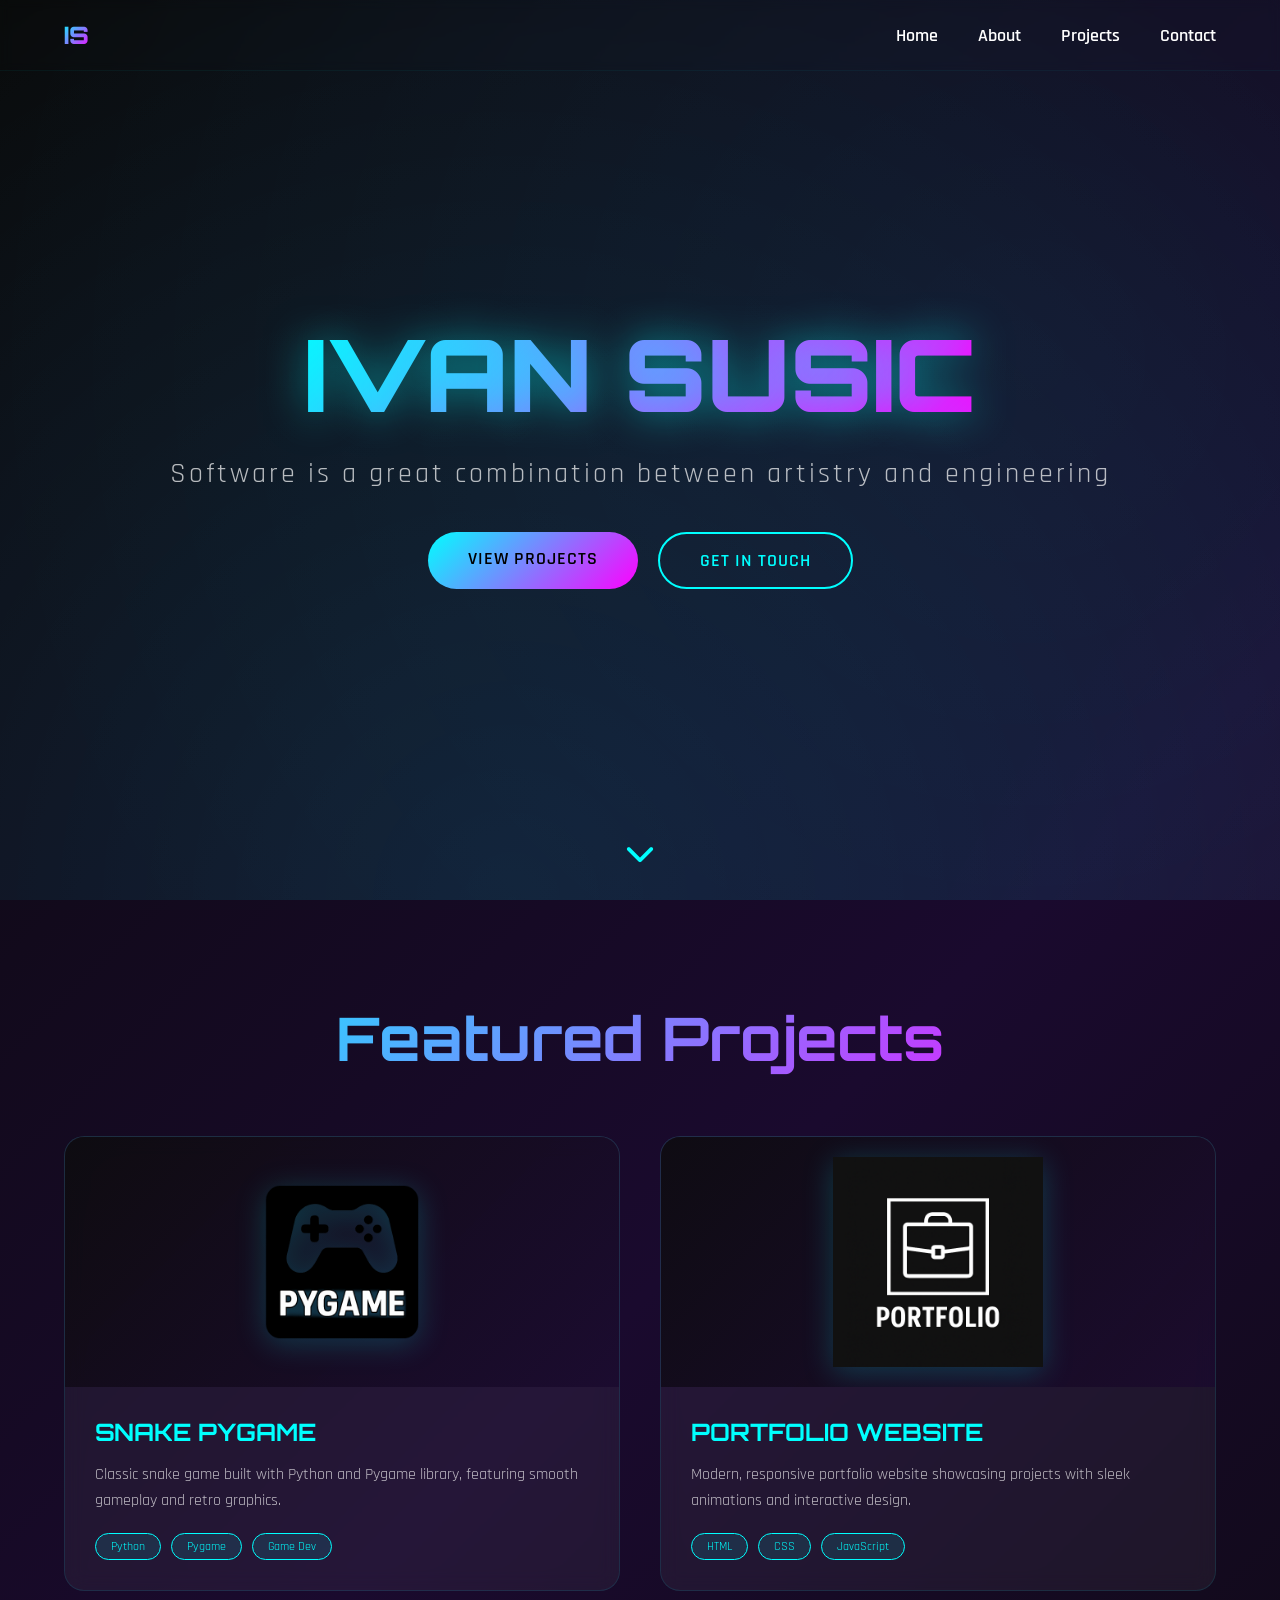
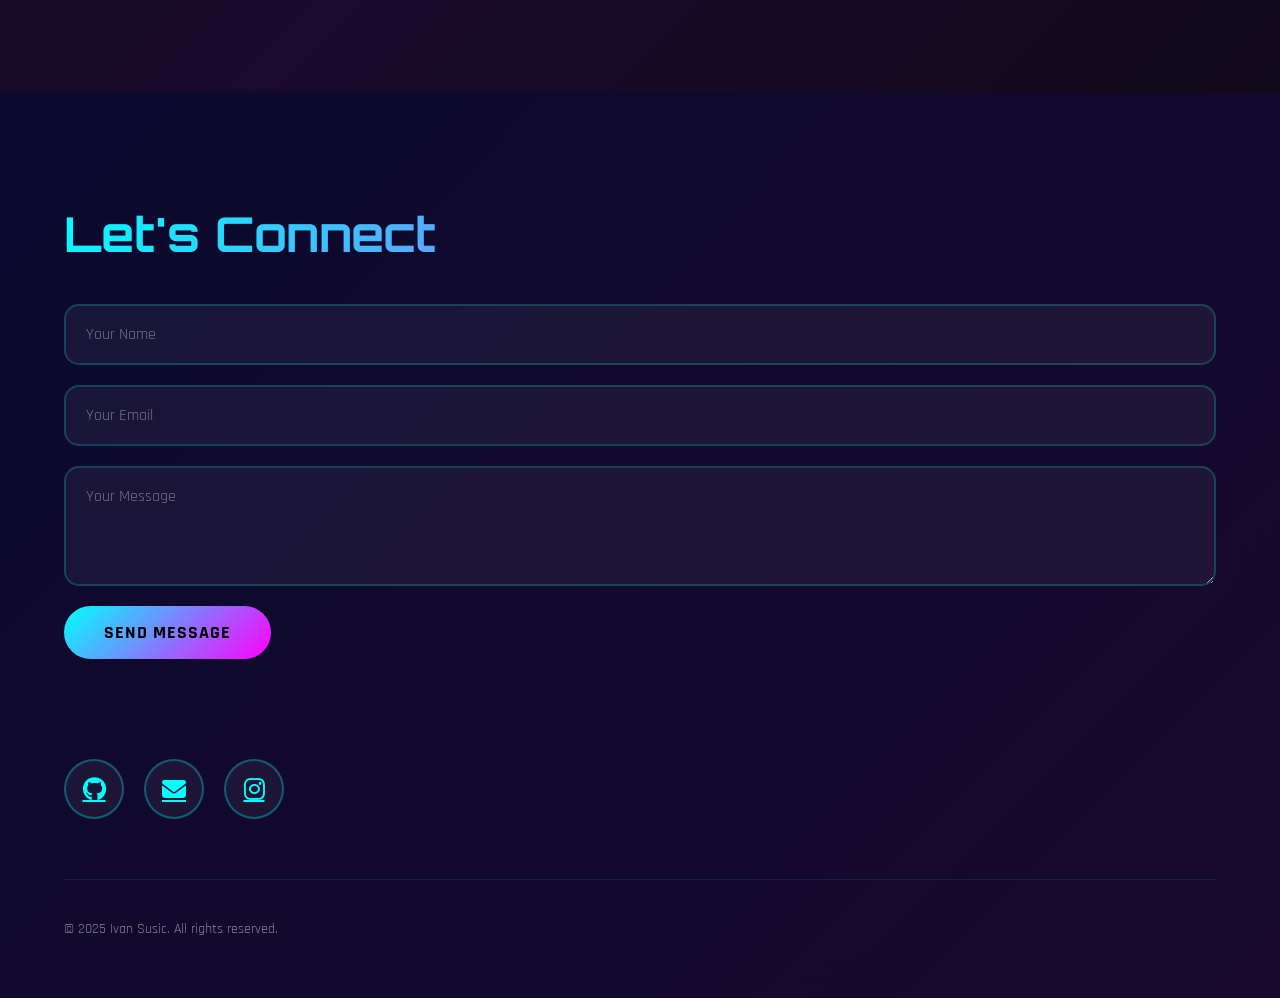
<file: index.html>
<!DOCTYPE html>
<html lang="en">
<head>
  <meta charset="UTF-8">
  <meta name="viewport" content="width=device-width, initial-scale=1.0">
  <link href="https://fonts.googleapis.com/css2?family=Orbitron:wght@400;700;900&family=Rajdhani:wght@300;400;600&display=swap" rel="stylesheet">
  <link rel="stylesheet" href="https://cdnjs.cloudflare.com/ajax/libs/font-awesome/6.5.0/css/all.min.css">
  <link rel="stylesheet" href="style.css">
  <title>Ivan Susic - Portfolio</title>
</head>
<body>
  <!-- Animated Background -->
  <div class="animated-bg"></div>

  <!-- Navigation -->
  <nav id="nav">
    <div class="logo">IS</div>
    <ul class="nav-links" id="navLinks">
      <li><a href="#hero">Home</a></li>
      <li><a href="#" class="about-link">About</a></li>
      <li><a href="#projects">Projects</a></li>
      <li><a href="#" class="contact-link">Contact</a></li>
    </ul>
    <div class="hamburger" id="hamburger">
      <span></span>
      <span></span>
      <span></span>
    </div>
  </nav>

  <!-- Hero Section -->
  <section class="hero" id="hero">
    <h1 class="fade-in">IVAN SUSIC</h1>
    <p class="fade-in" style="animation-delay: 0.2s;">Software is a great combination between artistry and engineering</p>
    <div class="cta-buttons fade-in" style="animation-delay: 0.4s;">
      <a href="#projects" class="btn btn-primary">View Projects</a>
      <a href="#" class="btn btn-secondary contact-link">Get In Touch</a>
    </div>
    <div class="scroll-indicator">
      <i class="fas fa-chevron-down"></i>
    </div>
  </section>

  <!-- About Section (Overlay) -->
  <section class="about-section" id="about">
    <span class="close-btn" id="closeAbout">&times;</span>
    <div class="about-content">
      <h2 class="section-title">About Me</h2>
      <p>Hi! My name is Ivan Susic, and I'm currently a second-year university student with a strong passion for programming and building my own applications. So far, I've completed two projects: this portfolio website and a game I developed using Python and the Pygame library. I'm genuinely fascinated by programming, creating software from scratch, and solving challenging problems. Lately, I've been especially interested in machine learning and AI, exploring how intelligent systems can learn, adapt, and improve. In my free time, I enjoy experimenting with new technologies, learning frameworks, and constantly improving my skills to bring innovative ideas to life. I'm excited to continue developing my knowledge, building projects that combine creativity and functionality, and exploring opportunities to contribute to real-world applications.</p>
    </div>
  </section>
  <div class="projects-bg-color">
  
    <div class="bg-color">
      
    </div>
  </div>
    
  <!-- Projects Section -->
  <section class="projects" id="projects">
    <h2 class="section-title">Featured Projects</h2>
    <div class="projects-grid">
      <div class="project-card">
        <div class="project-image-container">
          <img src="slike/pygame_3.png" alt="Snake Game" class="project-image" onerror="this.style.background='linear-gradient(135deg, #667eea 0%, #764ba2 100%)'">
        </div>
        <div class="project-info">
          <h3>SNAKE PYGAME</h3>
          <p>Classic snake game built with Python and Pygame library, featuring smooth gameplay and retro graphics.</p>
          <div class="project-tags">
            <span class="tag">Python</span>
            <span class="tag">Pygame</span>
            <span class="tag">Game Dev</span>
          </div>
        </div>
      </div>
      <div class="project-card">
        <div class="project-image-container">
          <img src="slike/projekt_2.png" alt="Portfolio Website" class="project-image" onerror="this.style.background='linear-gradient(135deg, #f093fb 0%, #f5576c 100%)'">
        </div>
        <div class="project-info">
          <h3>PORTFOLIO WEBSITE</h3>
          <p>Modern, responsive portfolio website showcasing projects with sleek animations and interactive design.</p>
          <div class="project-tags">
            <span class="tag">HTML</span>
            <span class="tag">CSS</span>
            <span class="tag">JavaScript</span>
          </div>
        </div>
      </div>
    </div>
  </section>

  <!-- Contact Section (Overlay) -->
  <section class="contact-section" id="contact">
    <span class="close-btn" id="closeContact">&times;</span>
    <div class="contact-content">
      <h2>Let's Connect</h2>
      <div class="social-links">
        <a href="https://github.com/susic04" target="_blank" title="GitHub">
          <i class="fab fa-github"></i>
        </a>
        <a href="mailto:ivansusic6@gmail.com" title="Email">
          <i class="fas fa-envelope"></i>
        </a>
        <a href="https://instagram.com/susic04_" target="_blank" title="Instagram">
          <i class="fab fa-instagram"></i>
        </a>
      </div>
    </div>
  </section>
  <section class="skills">
    
  </section>
  <footer class="footer">
  <div class="footer-container">
    
    <div class="footer-right">
      <h3 class="contact-info">Let's Connect</h3>
      <form class="kontakt-div">
        <input type="text" class="name" placeholder="Your Name" required>
        <input type="email" class="email" placeholder="Your Email" required>
        <textarea class="textarea" placeholder="Your Message" required></textarea>
        <button type="submit" class="submit-btn">Send Message</button>
      </form>
    </div>
    <!-- Left Side -->
    <div class="footer-left">
      <div class="footer-social">
        <a href="https://github.com/susic04" target="_blank" title="GitHub">
          <i class="fab fa-github"></i>
        </a>
        <a href="mailto:ivansusic6@gmail.com" title="Email">
          <i class="fas fa-envelope"></i>
        </a>
        <a href="https://instagram.com/susic04_" target="_blank" title="Instagram">
          <i class="fab fa-instagram"></i>
        </a>
      </div>
    </div>
  </div>

  <!-- Footer Bottom -->
  <div class="footer-bottom">
    <p class="footer-copyright">© 2025 Ivan Susic. All rights reserved.</p>
    
  </div>
</footer>

  <script src="script.js"></script>
</body>
</html>
</file>
<file: style.css>
* {
  margin: 0;
  padding: 0;
  box-sizing: border-box;
}

:root {
  --primary: #00ffff;
  --secondary: #ff00ff;
  --dark: #0a0a0a;
  --card-bg: rgba(255, 255, 255, 0.05);
}

html {
  scroll-behavior: smooth;
}

body {
  font-family: 'Rajdhani', sans-serif;
  background: linear-gradient(135deg, #0a0a0a 0%, #1a0a2e 50%, #0a0a0a 100%);
  color: #fff;
  overflow-x: hidden;
  position: relative;
}

/* Animated Background */
.animated-bg {
  position: fixed;
  top: 0;
  left: 0;
  width: 100%;
  height: 100%;
  z-index: -1;
  overflow: hidden;
}

.animated-bg::before {
  content: '';
  position: absolute;
  width: 200%;
  height: 200%;
  background: 
    radial-gradient(circle at 20% 50%, rgba(0, 255, 255, 0.1) 0%, transparent 50%),
    radial-gradient(circle at 80% 80%, rgba(255, 0, 255, 0.1) 0%, transparent 50%),
    radial-gradient(circle at 40% 20%, rgba(0, 255, 255, 0.05) 0%, transparent 50%);
  animation: bgMove 5s ease-in-out infinite;
}

@keyframes bgMove {
  0%, 100% { transform: translate(0, 0); }
  50% { transform: translate(-50px, -50px); }
}

/* Navigation */
nav {
  position: fixed;
  top: 0;
  width: 100%;
  padding: 20px 5%;
  display: flex;
  justify-content: space-between;
  align-items: center;
  z-index: 1000;
  backdrop-filter: blur(5px);
  background: transparent; /* Potpuno prozirna */
  border-bottom: 1px solid rgba(0, 255, 255, 0.05);
  transition: all 0.3s ease;
}

nav.scrolled {
  padding: 15px 5%;

  backdrop-filter: blur(10px);
}

.logo {
  font-family: 'Orbitron', sans-serif;
  font-size: 24px;
  font-weight: 900;
  background: linear-gradient(135deg, var(--primary), var(--secondary));
  -webkit-background-clip: text;
  -webkit-text-fill-color: transparent;
  background-clip: text;
}

.nav-links {
  display: flex;
  gap: 40px;
  list-style: none;
}

.nav-links a {
  color: #fff;
  text-decoration: none;
  font-size: 18px;
  font-weight: 600;
  position: relative;
  transition: color 0.3s ease;
}

.nav-links a::after {
  content: '';
  position: absolute;
  bottom: -5px;
  left: 0;
  width: 0;
  height: 2px;
  background: linear-gradient(90deg, var(--primary), var(--secondary));
  transition: width 0.3s ease;
}

.nav-links a:hover {
  color: var(--primary);
}

.nav-links a:hover::after {
  width: 100%;
}

/* Mobile Menu */
.hamburger {
  display: none;
  flex-direction: column;
  cursor: pointer;
  gap: 5px;
}

.hamburger span {
  width: 30px;
  height: 3px;
  background: var(--primary);
  transition: all 0.3s ease;
}

/* Hero Section */
.hero {
  min-height: 100vh;
  display: flex;
  flex-direction: column;
  justify-content: center;
  align-items: center;
  text-align: center;
  padding: 0 20px;
  position: relative;
}

.hero h1 {
  font-family: 'Orbitron', sans-serif;
  font-size: clamp(40px, 8vw, 100px);
  font-weight: 900;
  margin-bottom: 20px;
  background: linear-gradient(135deg, #00ffff, #ff00ff, #00ffff);
  background-size: 200% auto;
  -webkit-background-clip: text;
  -webkit-text-fill-color: transparent;
  background-clip: text;
  animation: gradientShift 3s ease infinite;
  text-shadow: 0 0 40px rgba(0, 255, 255, 0.5);
}

@keyframes gradientShift {
  0%, 100% { background-position: 0% 50%; }
  50% { background-position: 100% 50%; }
}

.hero p {
  font-size: clamp(18px, 3vw, 28px);
  color: rgba(255, 255, 255, 0.7);
  margin-bottom: 40px;
  letter-spacing: 3px;
}

.cta-buttons {
  display: flex;
  gap: 20px;
  flex-wrap: wrap;
  justify-content: center;
}

.btn {
  padding: 15px 40px;
  font-size: 18px;
  font-weight: 600;
  text-decoration: none;
  border-radius: 50px;
  transition: all 0.3s ease;
  position: relative;
  overflow: hidden;
  text-transform: uppercase;
  letter-spacing: 1px;
}

.btn-primary {
  background: linear-gradient(135deg, var(--primary), var(--secondary));
  color: #000;
  border: none;
}

.btn-primary::before {
  content: '';
  position: absolute;
  top: 0;
  left: -100%;
  width: 100%;
  height: 100%;
  background: rgba(255, 255, 255, 0.2);
  transition: left 0.3s ease;
}

.btn-primary:hover::before {
  left: 100%;
}

.btn-secondary {
  background: transparent;
  color: var(--primary);
  border: 2px solid var(--primary);
}

.btn-secondary:hover {
  background: var(--primary);
  color: #000;
  box-shadow: 0 0 20px var(--primary);
}

.scroll-indicator {
  position: absolute;
  bottom: 30px;
  left: 50%;
  transform: translateX(-50%);
  animation: bounce 2s infinite;
}

.scroll-indicator i {
  font-size: 30px;
  color: var(--primary);
}

@keyframes bounce {
  0%, 100% { transform: translate(-50%, 0); }
  50% { transform: translate(-50%, 10px); }
}

/* About Section */
.about-section {
  padding: 100px 5%;
  display: none;
  position: fixed;
  top: 0;
  left: 0;
  width: 100%;
  height: 100%;
  background: rgba(0, 0, 0, 0.95);
  backdrop-filter: blur(10px);
  z-index: 2000; /* 🔼 povecaj sloj da bude iznad svega */
  justify-content: center;
  align-items: center;
  opacity: 1; /* privremeno za test */
}

.about-section.active {
  display: flex;
  opacity: 1;
}

.about-content {
  max-width: 800px;
  padding: 40px;
  background: var(--card-bg);
  border-radius: 20px;
  border: 1px solid rgba(0, 255, 255, 0.2);
  backdrop-filter: blur(10px);
  box-shadow: 0 20px 60px rgba(0, 255, 255, 0.3);
}

.about-content p {
  font-size: 20px;
  line-height: 1.8;
  color: rgba(255, 255, 255, 0.9);
}

.close-btn {
  position: fixed; /* 🔼 fiksiraj da ne zavisi od .about-content */
  top: 30px;
  right: 30px;
  font-size: 40px;
  color: #00ffff; /* direktno umjesto varijable, da testiraš */
  cursor: pointer;
  z-index: 3000; /* 🔼 iznad svih drugih elemenata */
  background: none;
}

.close-btn:hover {
  transform: rotate(90deg);
}



/* Projects Section */
.projects {
  padding: 100px 5%;
  background: transparent;
}

.section-title {
  text-align: center;
  font-family: 'Orbitron', sans-serif;
  font-size: clamp(32px, 5vw, 60px);
  margin-bottom: 60px;
  background: linear-gradient(135deg, var(--primary), var(--secondary));
  -webkit-background-clip: text;
  -webkit-text-fill-color: transparent;
  background-clip: text;
}

.projects-grid {
  display: grid;
  grid-template-columns: repeat(auto-fit, minmax(300px, 1fr));
  gap: 40px;
  max-width: 1400px;
  margin: 0 auto;
}

.project-card {
  background: var(--card-bg);
  border-radius: 20px;
  overflow: hidden;
  border: 1px solid rgba(0, 255, 255, 0.1);
  transition: all 0.5s ease;
  position: relative;
  backdrop-filter: blur(10px);
  display: flex;
  flex-direction: column;
}

.project-card::before {
  content: '';
  position: absolute;
  top: 0;
  left: -100%;
  width: 100%;
  height: 100%;
  background: linear-gradient(90deg, transparent, rgba(0, 255, 255, 0.1), transparent);
  transition: left 0.6s ease;
  z-index: 1;
}

.project-card:hover::before {
  left: 100%;
}

.project-card:hover {
  transform: translateY(-10px) scale(1.02);
  border-color: var(--primary);
  box-shadow: 0 20px 60px rgba(0, 255, 255, 0.4);
}

/* FIKSIRANJE SLIKA - NOVI DIO */
.project-image-container {
  width: 100%;
  height: 250px;
  display: flex;
  align-items: center;
  justify-content: center;
  background: linear-gradient(135deg, rgba(10, 10, 10, 0.8), rgba(26, 10, 46, 0.8));
  padding: 20px;
  overflow: hidden;
}

.project-image {
  width: 100%;
  height: 100%;
  object-fit: contain;
  transition: transform 0.5s ease;
  filter: drop-shadow(0 5px 15px rgba(0, 255, 255, 0.2));
}

.project-card:hover .project-image {
  transform: scale(1.05);
}

.project-info {
  padding: 30px;
  flex: 1;
  display: flex;
  flex-direction: column;
}

.project-info h3 {
  font-family: 'Orbitron', sans-serif;
  font-size: 24px;
  margin-bottom: 15px;
  color: var(--primary);
}

.project-info p {
  color: rgba(255, 255, 255, 0.7);
  line-height: 1.6;
  margin-bottom: 20px;
  flex: 1;
}

.project-tags {
  display: flex;
  gap: 10px;
  flex-wrap: wrap;
  margin-top: auto;
}

.tag {
  padding: 5px 15px;
  background: rgba(0, 255, 255, 0.1);
  border: 1px solid var(--primary);
  border-radius: 20px;
  font-size: 12px;
  color: var(--primary);
}
/* Footer section */
.footer{
  background: linear-gradient(135deg, rgba(10, 10, 46, 0.95), rgba(26, 10, 46, 0.95));
  backdrop-filter: blur(20px);
  padding: 100px 5% 60px 5%;
  border-top: 2px solid transparent;
  background-clip: padding-box;
  position: relative;
  width: 100%;
  box-sizing: border-box;
  overflow: hidden;
}

.footer::before {
  content: '';
  position: absolute;
  top: -2px;
  left: 0;
  width: 100%;
  height: 2px;
  background: linear-gradient(90deg, transparent, var(--primary), var(--secondary), transparent);
  animation: borderGlow 3s ease-in-out infinite;
}

.footer::after {
  content: '';
  position: absolute;
  top: 0;
  left: -100%;
  width: 100%;
  height: 100%;
  background: linear-gradient(90deg, transparent, rgba(0, 255, 255, 0.05), transparent);
  animation: footerShine 8s ease-in-out infinite;
}

@keyframes borderGlow {
  0%, 100% { opacity: 0.5; }
  50% { opacity: 1; }
}

@keyframes footerShine {
  0% { left: -100%; }
  50%, 100% { left: 200%; }
}

.footer-container {
  max-width: 1400px;
  margin: 0 auto;
  display: flex;
  flex-direction: column;
  grid-template-columns: 1fr 1fr;
  gap: 80px;
  position: relative;
  z-index: 1;
  margin-bottom: 60px;
}

.footer-left {
  display: flex;
  flex-direction: column;
  gap: 20px;
}



@keyframes textPulse {
  0%, 100% { filter: drop-shadow(0 0 10px rgba(0, 255, 255, 0.5)); }
  50% { filter: drop-shadow(0 0 20px rgba(0, 255, 255, 0.8)); }
}

.footer-description {
  font-size: 18px;
  color: rgba(255, 255, 255, 0.7);
  line-height: 1.8;
  max-width: 500px;
}

.footer-social {
  display: flex;
  gap: 20px;
  margin-top: 20px;
}

.footer-social a {
  width: 60px;
  height: 60px;
  display: flex;
  align-items: center;
  justify-content: center;
  background: var(--card-bg);
  border: 2px solid rgba(0, 255, 255, 0.3);
  border-radius: 50%;
  color: var(--primary);
  font-size: 24px;
  transition: all 0.4s ease;
  position: relative;
  overflow: hidden;
}

.footer-social a::before {
  content: '';
  position: absolute;
  top: 50%;
  left: 50%;
  width: 0;
  height: 0;
  border-radius: 50%;
  background: var(--primary);
  transition: all 0.5s ease;
  transform: translate(-50%, -50%);
}

.footer-social a:hover::before {
  width: 100%;
  height: 100%;
}

.footer-social a:hover {
  border-color: var(--primary);
  transform: translateY(-5px) rotate(360deg);
  box-shadow: 0 10px 30px rgba(0, 255, 255, 0.5);
}

.footer-social a i {
  position: relative;
  z-index: 1;
  transition: color 0.3s ease;
}

.footer-social a:hover i {
  color: #000;
}

.footer-right {
  display: flex;
  flex-direction: column;
  gap: 20px;
}

.contact-info{
  font-family: 'Orbitron', sans-serif;
  font-size: clamp(28px, 4vw, 48px);
  background: linear-gradient(135deg, var(--primary), var(--secondary));
  -webkit-background-clip: text;
  -webkit-text-fill-color: transparent;
  background-clip: text;
  margin-top: 10px;
  margin-bottom: 20px;
}

.kontakt-div{
  display: flex;
  flex-direction: column;
  gap: 20px;
}

.email, .name{
  background: var(--card-bg);
  border: 2px solid rgba(0, 255, 255, 0.2);
  border-radius: 15px;
  padding: 18px 20px;
  font-size: 16px;
  font-family: 'Rajdhani', sans-serif;
  color: #fff;
  min-height: 50px;
  width: 100%;
  box-sizing: border-box;
  transition: all 0.4s ease;
  position: relative;
  overflow: hidden;
}

.email::before, .name::before, .textarea::before {
  content: '';
  position: absolute;
  top: 0;
  left: -100%;
  width: 100%;
  height: 100%;
  background: linear-gradient(90deg, transparent, rgba(0, 255, 255, 0.1), transparent);
  transition: left 0.6s ease;
}

.email:focus, .name:focus {
  outline: none;
  border-color: var(--primary);
  background: rgba(0, 255, 255, 0.05);
  box-shadow: 0 0 25px rgba(0, 255, 255, 0.3);
  transform: translateY(-2px);
}

.email:focus::before, .name:focus::before, .textarea:focus::before {
  left: 100%;
}

.textarea{
  background: var(--card-bg);
  border: 2px solid rgba(0, 255, 255, 0.2);
  border-radius: 15px;
  padding: 18px 20px;
  font-size: 16px;
  font-family: 'Rajdhani', sans-serif;
  color: #fff;
  min-height: 120px;
  width: 100%;
  resize: vertical;
  box-sizing: border-box;
  transition: all 0.4s ease;
  position: relative;
  overflow: hidden;
}

.textarea:focus {
  outline: none;
  border-color: var(--primary);
  background: rgba(0, 255, 255, 0.05);
  box-shadow: 0 0 25px rgba(0, 255, 255, 0.3);
  transform: translateY(-2px);
  min-height: 200px;
}

.email::placeholder, .name::placeholder, .textarea::placeholder {
  color: rgba(255, 255, 255, 0.4);
  transition: color 0.3s ease;
}

.email:focus::placeholder, .name:focus::placeholder, .textarea:focus::placeholder {
  color: rgba(0, 255, 255, 0.6);
}

.submit-btn {
  padding: 15px 40px;
  background: linear-gradient(135deg, var(--primary), var(--secondary));
  border: none;
  border-radius: 50px;
  color: #000;
  font-size: 18px;
  font-weight: 700;
  font-family: 'Rajdhani', sans-serif;
  cursor: pointer;
  transition: all 0.4s ease;
  position: relative;
  overflow: hidden;
  text-transform: uppercase;
  letter-spacing: 1px;
  align-self: flex-start;
}

.submit-btn::before {
  content: '';
  position: absolute;
  top: 0;
  left: -100%;
  width: 100%;
  height: 100%;
  background: rgba(255, 255, 255, 0.3);
  transition: left 0.5s ease;
}

.submit-btn:hover::before {
  left: 100%;
}

.submit-btn:hover {
  transform: translateY(-3px);
  box-shadow: 0 10px 30px rgba(0, 255, 255, 0.5);
}

.footer-bottom {
  max-width: 1400px;
  margin: 0 auto;
  padding-top: 40px;
  border-top: 1px solid rgba(0, 255, 255, 0.1);
  display: flex;
  justify-content: space-between;
  align-items: center;
  position: relative;
  z-index: 1;
  flex-wrap: wrap;
  gap: 20px;
}

.footer-copyright {
  color: rgba(255, 255, 255, 0.5);
  font-size: 14px;
}

.footer-links {
  display: flex;
  gap: 30px;
  list-style: none;
}

.footer-links a {
  color: rgba(255, 255, 255, 0.6);
  text-decoration: none;
  font-size: 14px;
  transition: all 0.3s ease;
  position: relative;
}

.footer-links a::after {
  content: '';
  position: absolute;
  bottom: -3px;
  left: 0;
  width: 0;
  height: 1px;
  background: var(--primary);
  transition: width 0.3s ease;
}

.footer-links a:hover {
  color: var(--primary);
}

.footer-links a:hover::after {
  width: 100%;
}
/* Contact Section */
.contact-section {
  padding: 100px 5%;
  display: none;
  position: fixed;
  top: 0;
  left: 0;
  width: 100%;
  height: 100%;
  background: rgba(0, 0, 0, 0.95);
  backdrop-filter: blur(10px);
  z-index:2000;
  justify-content: center;
  align-items: center;
  opacity: 0;
  transition: opacity 0.3s ease;
}

.contact-section.active {
  display: flex;
  opacity: 1;
}

.contact-content {
  text-align: center;
}

.contact-content h2 {
  font-family: 'Orbitron', sans-serif;
  font-size: clamp(32px, 5vw, 60px);
  margin-bottom: 40px;
  color: var(--primary);
}

.social-links {
  display: flex;
  gap: 30px;
  justify-content: center;
  flex-wrap: wrap;
}

.social-links a {
  width: 80px;
  height: 80px;
  display: flex;
  align-items: center;
  justify-content: center;
  background: var(--card-bg);
  border: 2px solid var(--primary);
  border-radius: 50%;
  color: var(--primary);
  font-size: 32px;
  transition: all 0.3s ease;
}

.social-links a:hover {
  background: var(--primary);
  color: #000;
  transform: translateY(-10px) rotate(360deg);
  box-shadow: 0 10px 30px rgba(0, 255, 255, 0.5);
}

/* Responsive Design */
@media (max-width: 768px) {
  /* Footer section */
.footer {
    padding: 60px 20px 40px 20px;
  }

  .footer-container {
    grid-template-columns: 1fr !important;
    gap: 50px;
    margin-bottom: 40px;
  }

  .footer-left {
    text-align: center;
    align-items: center;

  }

  .footer-logo {
    font-size: 40px !important;
    margin-bottom: 0;
  }

  .footer-description {
    text-align: center;
    max-width: 100%;
    font-size: 16px;
  }

  .footer-social {
    justify-content: center;
  }

  .footer-social a {
    width: 55px;
    height: 55px;
    font-size: 22px;
  }

  .footer-right {
    align-items: center;
    width: 100%;
  }

  .contact-info {
    text-align: center;
    font-size: 32px !important;
  }

  .kontakt-div {
    width: 100%;
    max-width: 100%;
  }

  .email, .name, .textarea {
    width: 100%;
  }

  .submit-btn {
    align-self: center !important;
    width: 100%;
  }

  .footer-bottom {
    flex-direction: column;
    text-align: center;
    padding-top: 30px;
    gap: 15px;
  }

  .footer-links {
    flex-wrap: wrap;
    justify-content: center;
    gap: 20px;
  }

  .footer-copyright {
    order: 2;
  }

  .footer-links {
    order: 1;
  }
  .nav-links {
    position: fixed;
    top: 70px;
    right: -100%;
    flex-direction: column;
    background: rgba(0, 0, 0, 0.95);
    width: 100%;
    padding: 40px;
    gap: 20px;
    transition: right 0.3s ease;
    border-top: 1px solid rgba(0, 255, 255, 0.2);
  }

  .nav-links.active {
    right: 0;
  }

  .hamburger {
    display: flex;
  }

  .hamburger.active span:nth-child(1) {
    transform: rotate(45deg) translate(8px, 8px);
  }

  .hamburger.active span:nth-child(2) {
    opacity: 0;
  }

  .hamburger.active span:nth-child(3) {
    transform: rotate(-45deg) translate(8px, -8px);
  }

  .cta-buttons {
    flex-direction: column;
    width: 100%;
  }

  .btn {
    width: 100%;
  }

  .projects-grid {
    grid-template-columns: 1fr;
    gap: 30px;
  }

  .about-content, .contact-content {
    padding: 20px;
  }

  .close-btn {
    top: 20px;
    right: 20px;
    font-size: 30px;
  }

  .social-links a {
    width: 60px;
    height: 60px;
    font-size: 24px;
  }
}

@media (max-width: 480px) {
  nav {
    padding: 15px 20px;
  }

  .logo {
    font-size: 20px;
  }

  .hero {
    padding: 0 15px;
  }

  .projects, .contact-section {
    padding: 60px 20px;
  }

  .about-content p {
    font-size: 16px;
  }
}

/* Loading Animation */
@keyframes fadeInUp {
  from {
    opacity: 0;
    transform: translateY(30px);
  }
  to {
    opacity: 1;
    transform: translateY(0);
  }
}

.fade-in {
  animation: fadeInUp 0.8s ease forwards;
}

/* Particles effect simulation */
.particle {
  position: absolute;
  width: 2px;
  height: 2px;
  background: var(--primary);
  border-radius: 50%;
  pointer-events: none;
  opacity: 0;
  animation: float 4s ease-in infinite;
}

@keyframes float {
  0% {
    transform: translateY(0) translateX(0);
    opacity: 0;
  }
  50% {
    opacity: 1;
  }
  100% {
    transform: translateY(-100vh) translateX(50px);
    opacity: 0;
  }
}
</file>
